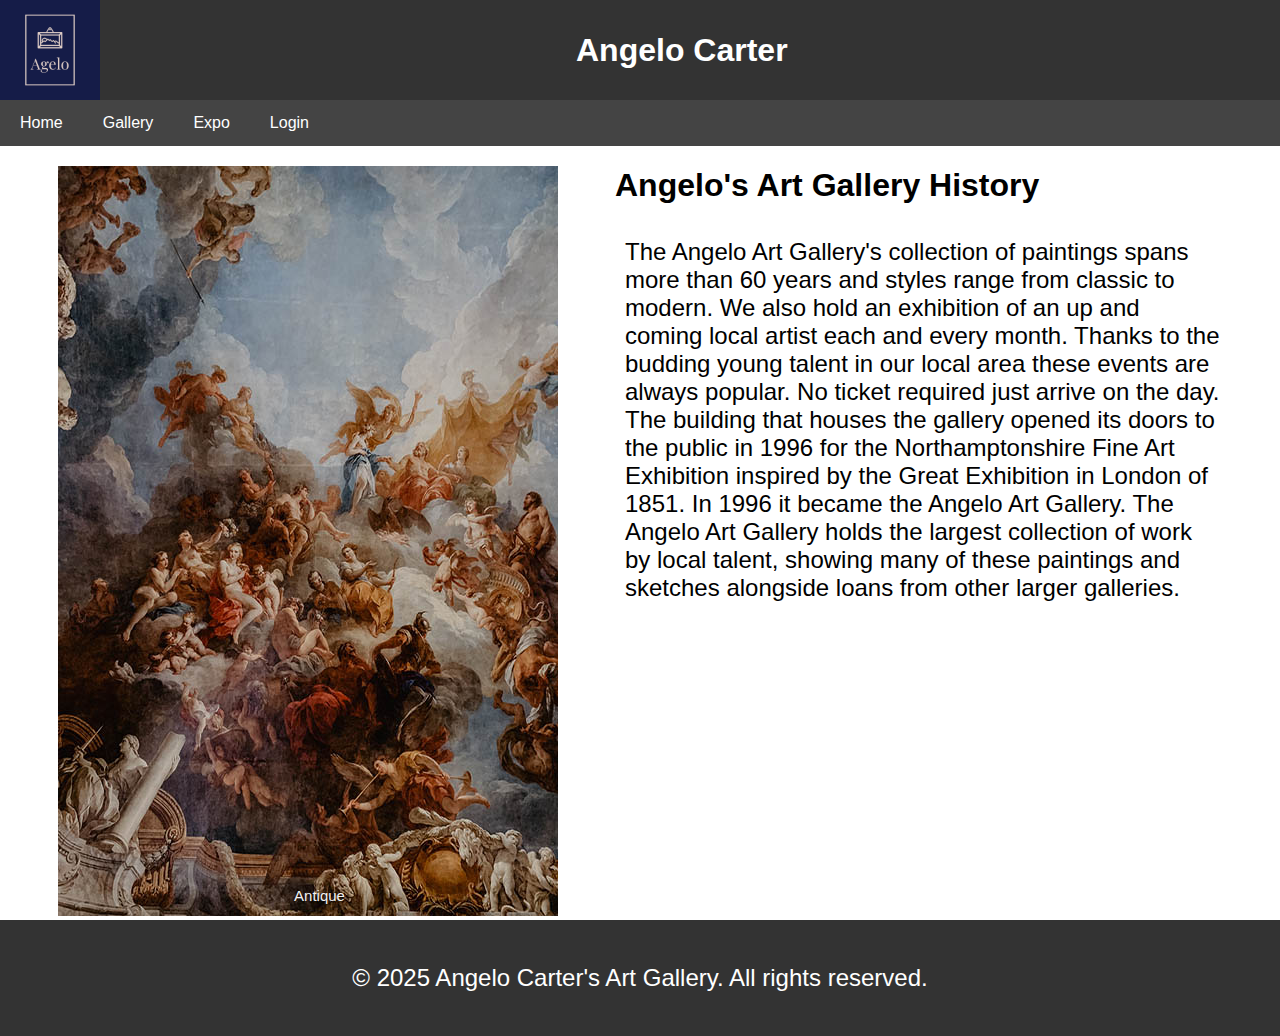
<file: index.html>
<!DOCTYPE html>
<html lang="en">

	<head>
		<meta charset="UTF-8">
		<meta name="viewport" content="width=device-width, initial-scale=1.0">
		<meta name="description"
			content="Angelo Carter's Art Gallery showcasing a collection of paintings spanning more than 60 years.">
		<title>Angelo Carter</title>
		<link rel="stylesheet" type="text/css" href="styles.css">
	</head>

	<body>
		<header>
			<img class="logo" src="angelo-logo.jpeg" alt="Angelo Carter Company Logo">
			<h1>Angelo Carter</h1>
		</header>
		<nav>
			<a href="index.html" aria-label="Home">Home</a>
			<a href="gallery.html" aria-label="Gallery">Gallery</a>
			<a href="expo.html" aria-label="Expo">Expo</a>
			<a href="login.html" aria-label="Login">Login</a>
		</nav>

		<div class="flex_container">
			<section class="flex_child">
				<div class="slideshow-container">
					<div class="mySlides fade">
						<img src="antique_web.jpg" alt="Antique Art" style="width:100%">
						<div class="text">Antique</div>
					</div>
					<div class="mySlides fade">
						<img src="flowers_web.jpg" alt="Flowers Art" style="width:100%">
						<div class="text">Flowers</div>
					</div>
					<div class="mySlides fade">
						<img src="trees_web.jpg" alt="Trees Art" style="width:100%">
						<div class="text">Trees</div>
					</div>
				</div>
			</section>
			<section class="welcome-text flex_child">
				<h1>Angelo's Art Gallery History</h1>
				<p>The Angelo Art Gallery's collection of paintings spans more than 60 years
					and styles range from classic to modern.
					We also hold an exhibition of an up and coming local artist each and every
					month.
					Thanks to the budding young talent in our local area these events are
					always popular.
					No ticket required just arrive on the day.
					The building that houses the gallery opened its doors to the public in 1996
					for the Northamptonshire Fine Art Exhibition inspired by the Great
					Exhibition in London of 1851.
					In 1996 it became the Angelo Art Gallery.
					The Angelo Art Gallery holds the largest collection of work by local
					talent, showing many of these paintings and sketches alongside loans from
					other larger galleries.</p>
			</section>
		</div>

		<footer>
			<p>&copy; 2025 Angelo Carter's Art Gallery. All rights reserved.</p>
		</footer>
		<script src="script.js"></script>
	</body>

</html>
</file>
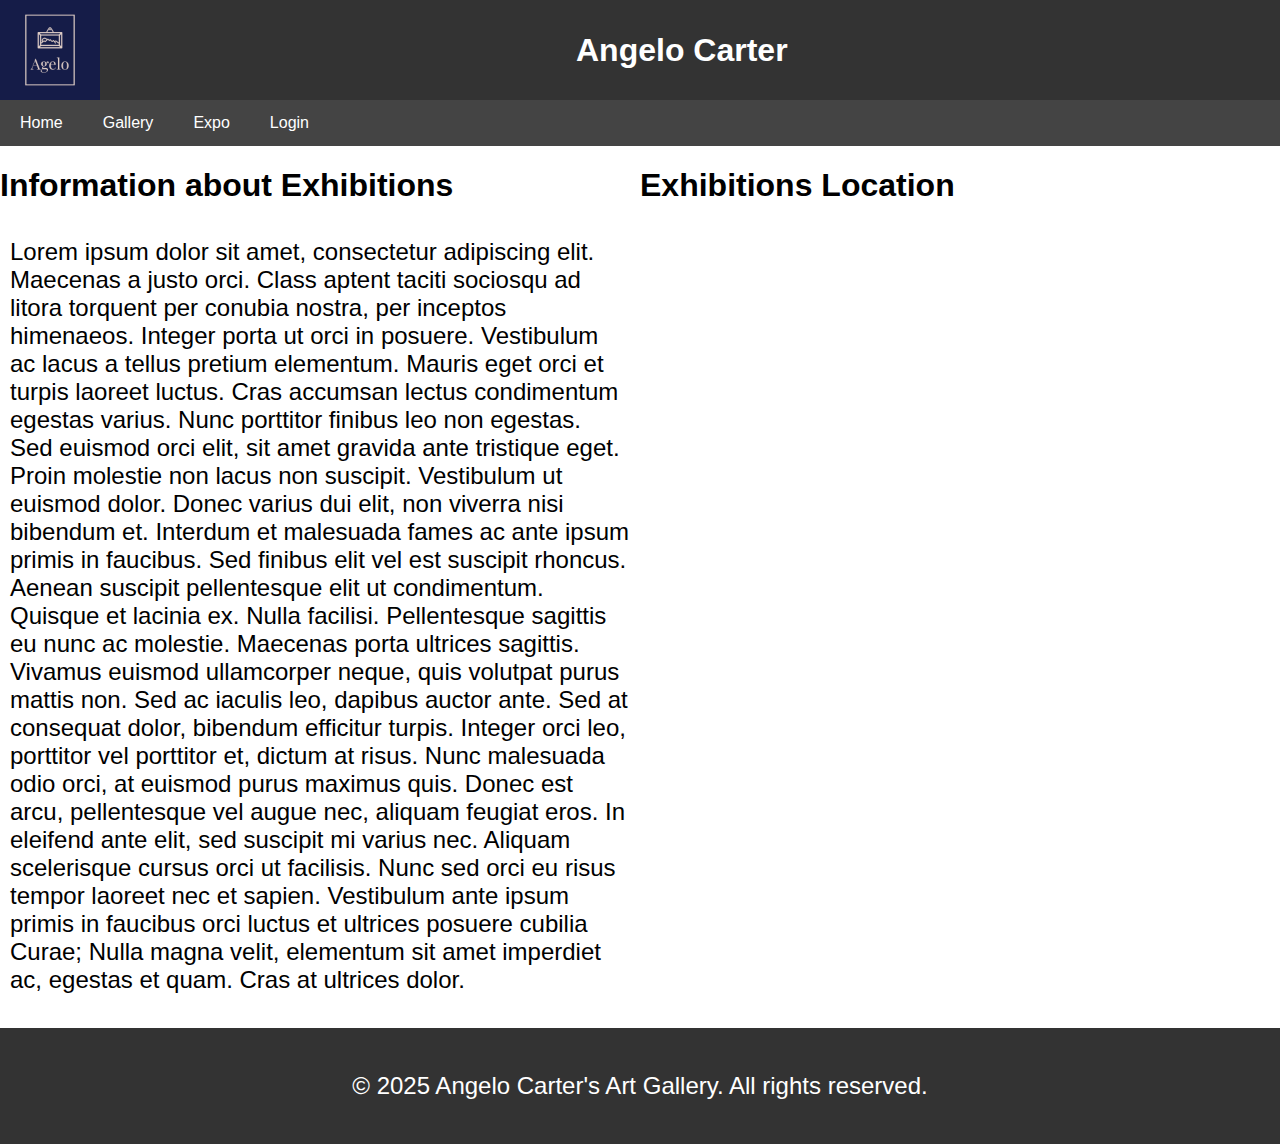
<file: expo.html>
<!DOCTYPE html>
<html lang="en">
	<head>
		<meta charset="UTF-8">
		<meta name="viewport" content="width=device-width, initial-scale=1.0">
		<meta name="description"
			content="Angelo Carter's Art Gallery showcasing a collection of paintings spanning more than 60 years.">
		<title>Angelo Carter</title>
		<link rel="stylesheet" type="text/css" href="styles.css">
	</head>
	<body>
		<header>
			<img class="logo" src="angelo-logo.jpeg" alt="Angelo Carter Company Logo">
			<h1>Angelo Carter</h1>
		</header>
		<nav>
			<a href="index.html" aria-label="Home">Home</a>
			<a href="gallery.html" aria-label="Gallery">Gallery</a>
			<a href="expo.html" aria-label="Expo">Expo</a>
			<a href="login.html" aria-label="Login">Login</a>
		</nav>
		<div class="flex_container">
			<div class="flex_child">
				<h1>Information about Exhibitions</h1>
				<p>
					Lorem ipsum dolor sit amet, consectetur adipiscing elit. Maecenas a justo
					orci.
					Class aptent taciti sociosqu ad litora torquent per conubia nostra,
					per inceptos himenaeos. Integer porta ut orci in posuere. Vestibulum
					ac lacus a tellus pretium elementum. Mauris eget orci et turpis laoreet
					luctus. Cras accumsan lectus condimentum egestas varius. Nunc porttitor
					finibus leo non egestas. Sed euismod orci elit, sit amet gravida ante
					tristique eget. Proin molestie non lacus non suscipit. Vestibulum ut
					euismod dolor. Donec varius dui elit, non viverra nisi bibendum et.
					Interdum et malesuada fames ac ante ipsum primis in faucibus.
					Sed finibus elit vel est suscipit rhoncus.
					Aenean suscipit pellentesque elit ut condimentum.
					Quisque et lacinia ex.
					Nulla facilisi. Pellentesque sagittis eu nunc ac molestie.
					Maecenas porta ultrices sagittis. Vivamus euismod ullamcorper
					neque, quis volutpat purus mattis non. Sed ac iaculis leo,
					dapibus auctor ante. Sed at consequat dolor, bibendum efficitur turpis.
					Integer orci leo, porttitor vel porttitor et, dictum at risus.
					Nunc malesuada odio orci, at euismod purus maximus quis.
					Donec est arcu, pellentesque vel augue nec, aliquam feugiat eros.
					In eleifend ante elit, sed suscipit mi varius nec.
					Aliquam scelerisque cursus orci ut facilisis.
					Nunc sed orci eu risus tempor laoreet nec et sapien.
					Vestibulum ante ipsum primis in faucibus orci luctus et ultrices
					posuere cubilia Curae; Nulla magna velit, elementum sit amet
					imperdiet ac, egestas et quam. Cras at ultrices dolor. </p>
			</div>
			<div class="flex_child">
				<h1>Exhibitions Location</h1>
				<iframe
					src="https://www.google.com/maps/embed?pb=!1m18!1m12!1m3!1d5811.068403442934!2d-0.8945942690644819!3d52.238782762225554!2m3!1f0!2f0!3f0!3m2!1i1024!2i768!4f13.1!3m3!1m2!1s0x48770edcfa80b741%3A0xfbc76464c37e5f17!2sGrosvenor%20Shopping%20centre%20Northampton!5e0!3m2!1sen!2suk!4v1707993744642!5m2!1sen!2suk"
					width="600" height="450" style="border:0;" allowfullscreen loading="lazy"
					referrerpolicy="no-referrer-when-downgrade"></iframe>
			</div>
		</div>
		<footer>
			<p>&copy; 2025 Angelo Carter's Art Gallery. All rights reserved.</p>
		</footer>
	</body>
</html>
</file>
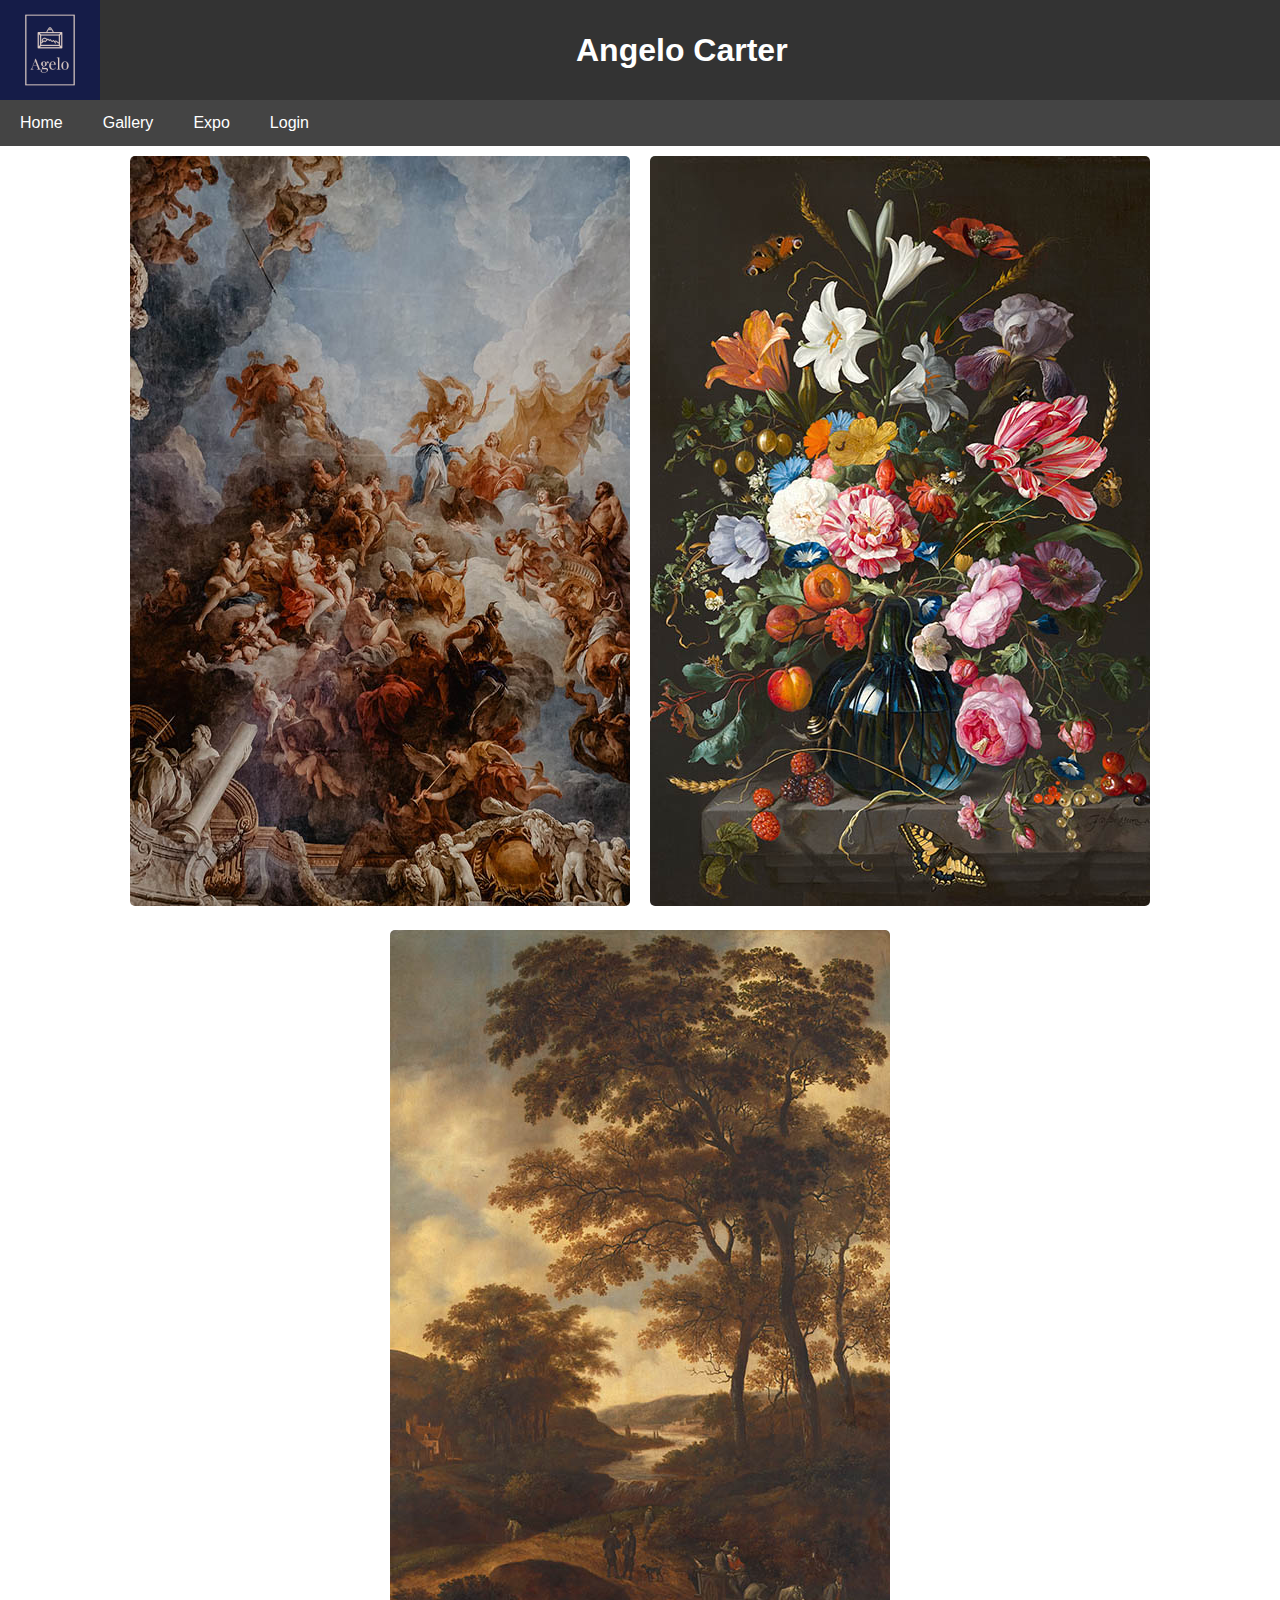
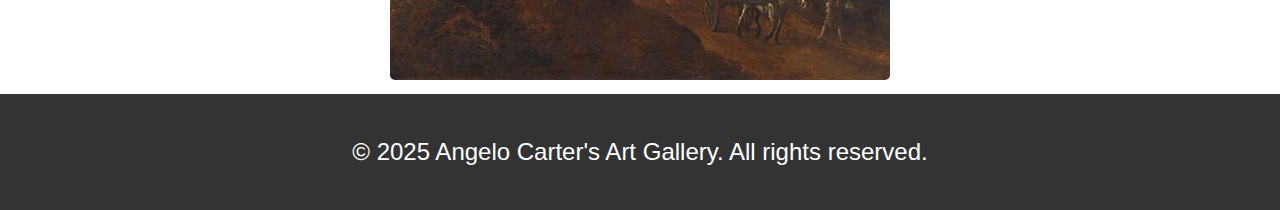
<file: gallery.html>
<!DOCTYPE html>
<html lang="en">

	<head>
		<meta charset="UTF-8">
		<meta name="viewport" content="width=device-width, initial-scale=1.0">
		<meta name="description"
			content="Angelo Carter's Art Gallery showcasing a collection of paintings spanning more than 60 years.">
		<title>Angelo Carter</title>
		<link rel="stylesheet" type="text/css" href="styles.css">
	</head>

	<body>
		<header>
			<img class="logo" src="angelo-logo.jpeg" alt="Angelo Carter Company Logo">
			<h1>Angelo Carter</h1>
		</header>
		<nav>
			<a href="index.html" aria-label="Home">Home</a>
			<a href="gallery.html" aria-label="Gallery">Gallery</a>
			<a href="expo.html" aria-label="Expo">Expo</a>
			<a href="login.html" aria-label="Login">Login</a>
		</nav>
		<div class="flex_container">
			<div class="picture">
				<img id="Img01" alt="Antique" src="antique_web.jpg" />
				<!-- The Modal -->
				<div id="Modal01" class="modal">
					<span class="close01">&times;</span>
					<img class="modal-content" id="img01">
					<div id="caption01"></div>
				</div>
			</div>
			<div class="picture">
				<img id="Img02" alt="Flowers" src="flowers_web.jpg" />
				<!-- The Modal -->
				<div id="Modal02" class="modal">
					<span class="close02">&times;</span>
					<img class="modal-content" id="img02">
					<div id="caption02"></div>
				</div>
			</div>
			<div class="picture">
				<img id="Img03" alt="Trees" src="trees_web.jpg" />
				<!-- The Modal -->
				<div id="Modal03" class="modal">
					<span class="close03">&times;</span>
					<img class="modal-content" id="img03">
					<div id="caption03"></div>
				</div>
			</div>
		</div>

		<script>// Get the modal
		var modal01 = document.getElementById("Modal01");
		var modal02 = document.getElementById("Modal02");
		var modal03 = document.getElementById("Modal03");
		
		// Get the image and insert it inside the modal - use its "alt" text as a caption
		var img01 = document.getElementById("Img01");
		var modalImg01 = document.getElementById("img01");
		var captionText01 = document.getElementById("caption01");
		img01.onclick = function(){
		  modal01.style.display = "block";
		  modalImg01.src = this.src;
		  captionText01.innerHTML = this.alt;
		}

		// Get the image and insert it inside the modal - use its "alt" text as a caption
		var img02 = document.getElementById("Img02");
		var modalImg02 = document.getElementById("img02");
		var captionText02 = document.getElementById("caption02");
		img02.onclick = function(){
		  modal02.style.display = "block";
		  modalImg02.src = this.src;
		  captionText02.innerHTML = this.alt;
		}

		// Get the image and insert it inside the modal - use its "alt" text as a caption
		var img03 = document.getElementById("Img03");
		var modalImg03 = document.getElementById("img03");
		var captionText03 = document.getElementById("caption03");
		img03.onclick = function(){
		  modal03.style.display = "block";
		  modalImg03.src = this.src;
		  captionText03.innerHTML = this.alt;
		}
		
		// Get the <span> element that closes the modal
		var span01 = document.getElementsByClassName("close01")[0];
		var span02 = document.getElementsByClassName("close02")[0];
		var span03 = document.getElementsByClassName("close03")[0];
		
		// When the user clicks on <span> (x), close the modal
		span01.onclick = function() { 
		  modal01.style.display = "none";

		}
		span02.onclick = function() { 
		  modal02.style.display = "none";

		}
		span03.onclick = function() { 
		  modal03.style.display = "none";

		}
		</script>
		<footer>
			<p>&copy; 2025 Angelo Carter's Art Gallery. All rights reserved.</p>
		</footer>
	</body>

</html>
</file>
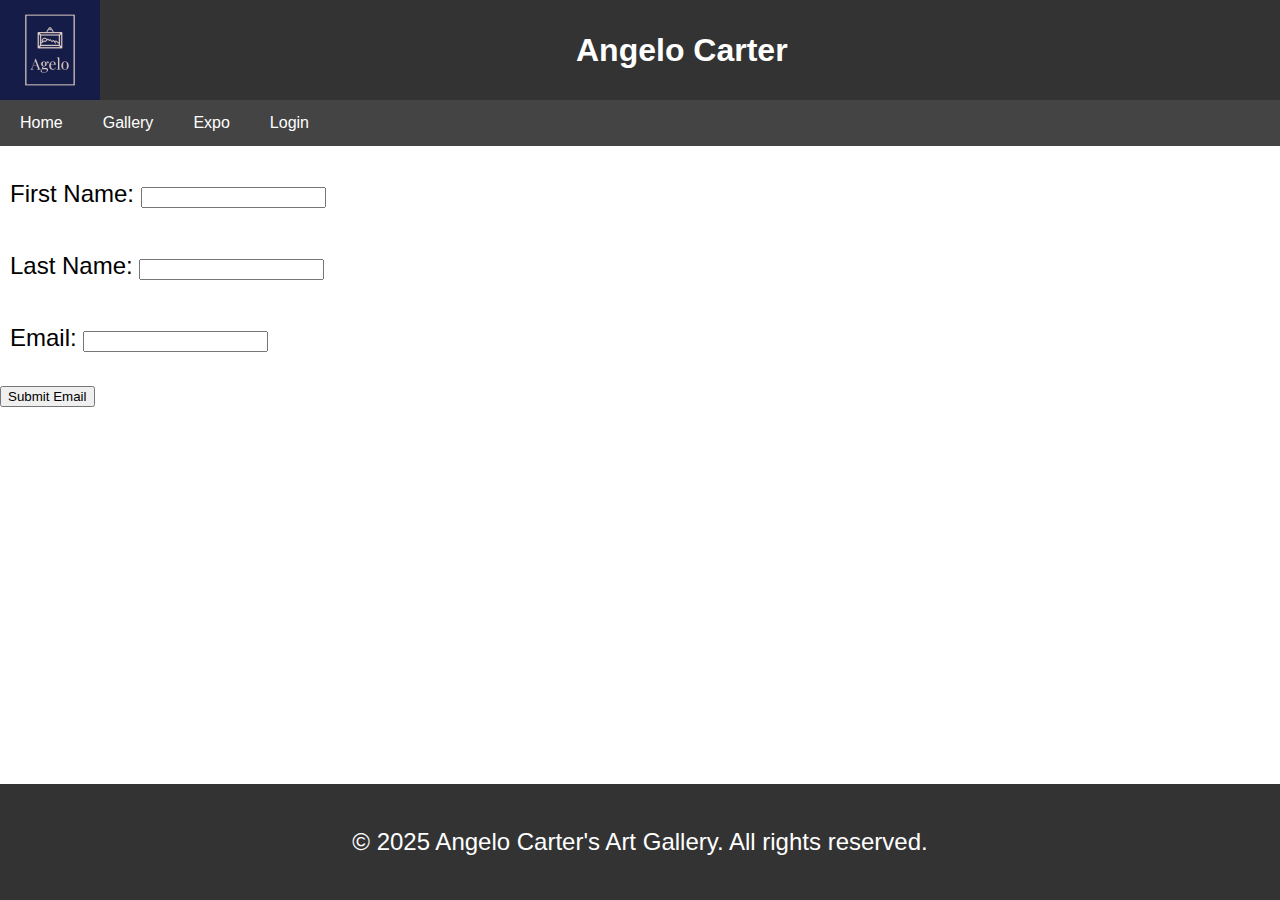
<file: login.html>
<!DOCTYPE html>
<html lang="en">
    <head>
        <meta charset="UTF-8">
        <meta name="viewport" content="width=device-width, initial-scale=1.0">
        <meta name="description"
            content="Angelo Carter's Art Gallery showcasing a collection of paintings spanning more than 60 years.">
        <title>Angelo Carter</title>
        <link rel="stylesheet" type="text/css" href="styles.css">
    </head>
    <body>
        <header>
            <img class="logo" src="angelo-logo.jpeg"
                alt="Angelo Carter Company Logo">
            <h1>Angelo Carter</h1>
        </header>
        <nav>
            <a href="index.html" aria-label="Home">Home</a>
            <a href="gallery.html" aria-label="Gallery">Gallery</a>
            <a href="expo.html" aria-label="Expo">Expo</a>
            <a href="login.html" aria-label="Login">Login</a>
        </nav>
        <main>
            <section>
                <form action='login.php' method='POST'>
                    <p>First Name: <input type='text' id="firstname" name='firstname' required /></p>
                    <p>Last Name: <input type='text' id="lastname" name='lastname' required /></p>
                    <p>Email: <input type='text' id="email" name='email' /></p>
                    <input type='submit' value='Submit Email' />
                </form>
            </section>
        </main>
        <footer>
            <p>&copy; 2025 Angelo Carter's Art Gallery. All rights reserved.</p>
        </footer>
    </body>
</html>
</file>
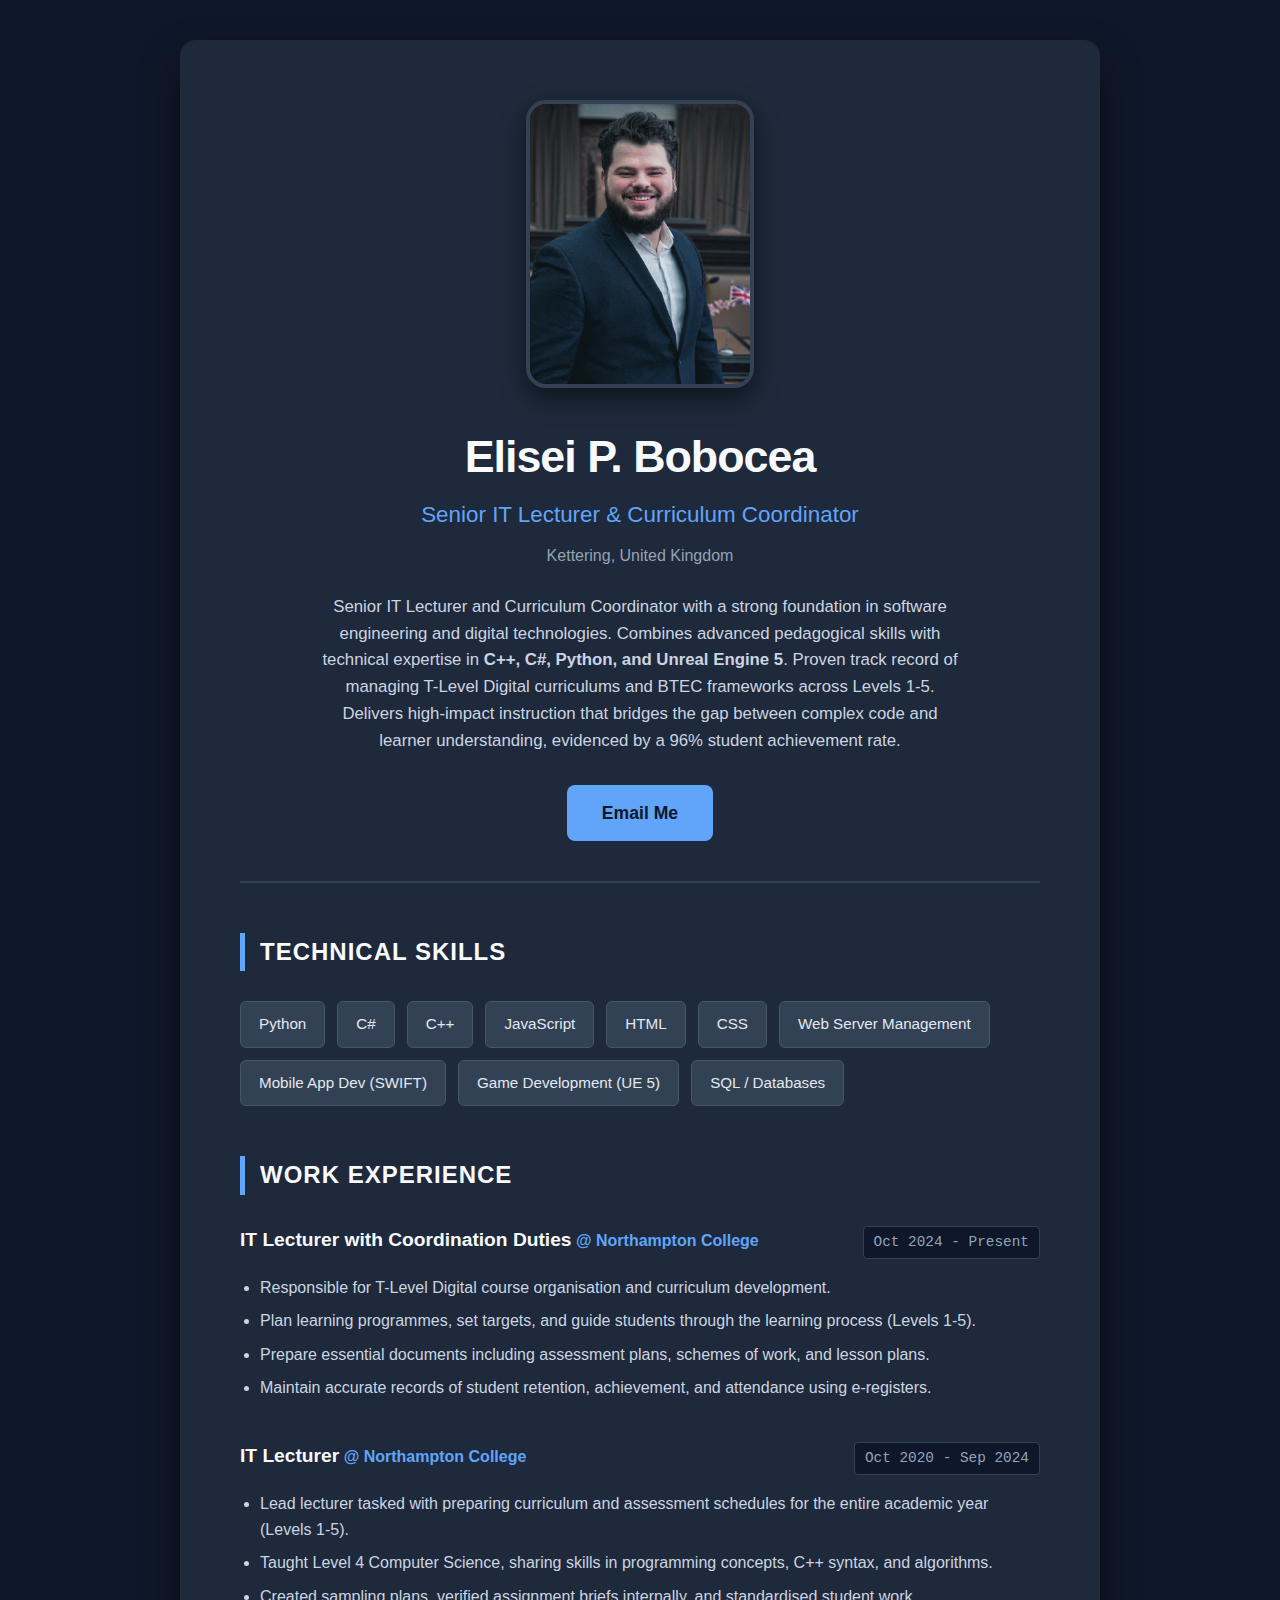
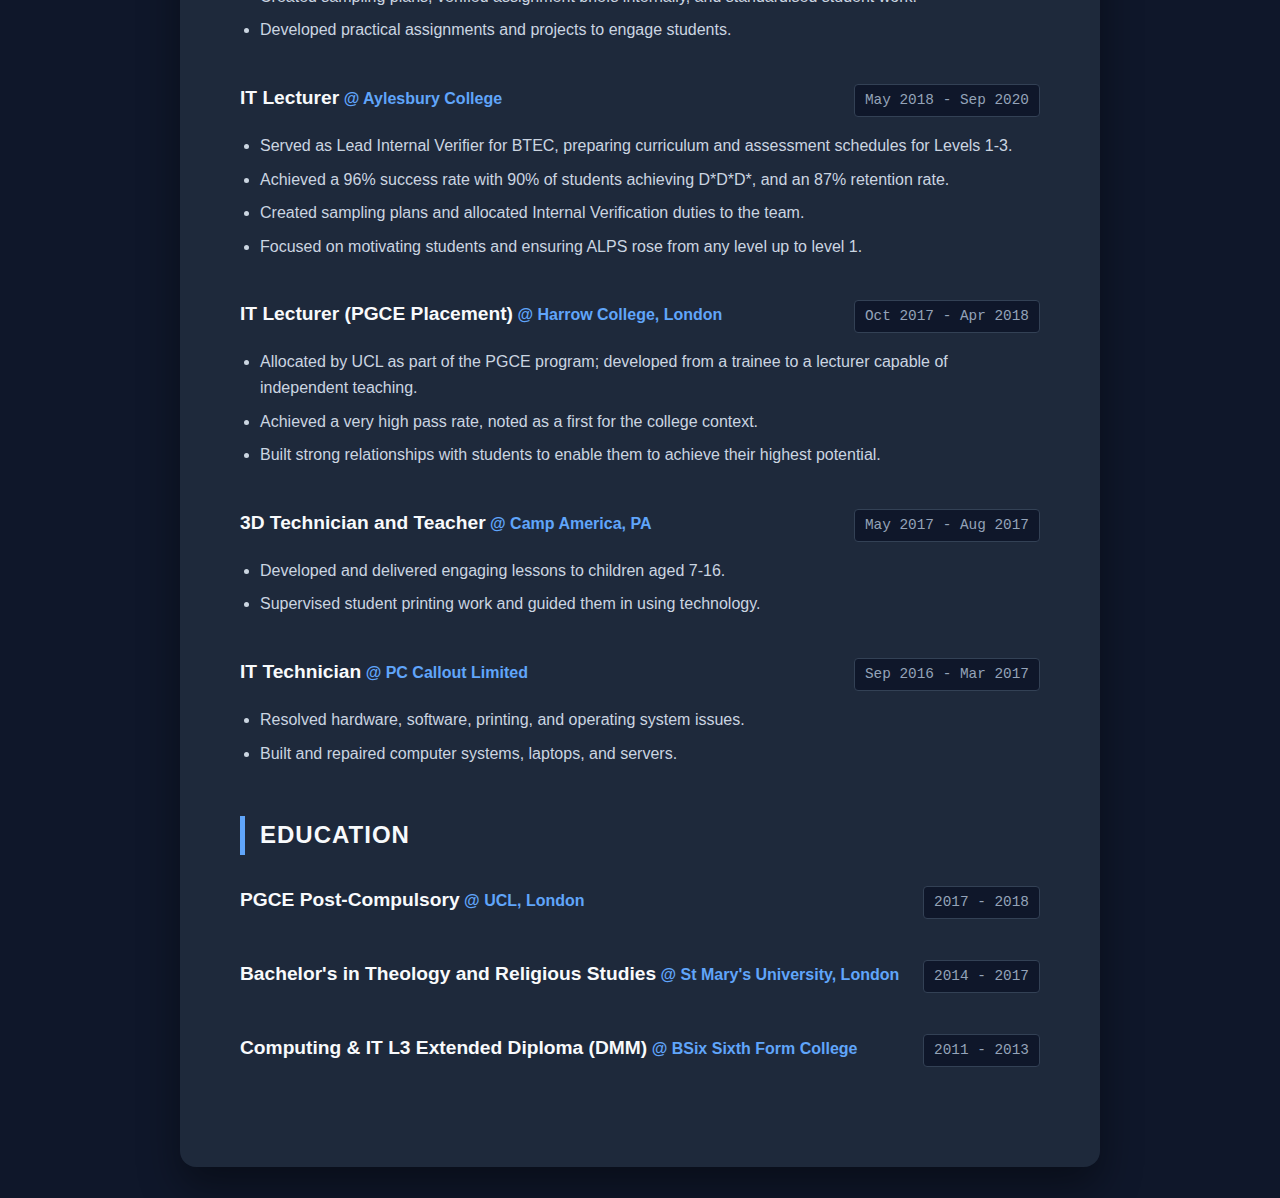
<file: main.html>
<!DOCTYPE html>
<html lang="en">
<head>
    <meta charset="UTF-8">
    <meta name="viewport" content="width=device-width, initial-scale=1.0">
    <title>Elisei Bobocea | CV</title>
    <style>
        /* --- THEME SETTINGS (DARK MODE) --- */
        :root {
            --primary-color: #60a5fa; /* Bright blue for contrast */
            --bg-body: #0f172a;       /* Deep slate background */
            --bg-card: #1e293b;       /* Lighter slate card */
            --text-main: #f8fafc;     /* White text */
            --text-secondary: #94a3b8; /* Grey text */
            --tag-bg: #334155;        /* Dark grey for skills */
            --tag-text: #e2e8f0;      /* Light text for skills */
            --container-width: 800px;
        }

        body {
            font-family: -apple-system, BlinkMacSystemFont, "Segoe UI", Roboto, Helvetica, Arial, sans-serif;
            background-color: var(--bg-body);
            color: var(--text-main);
            line-height: 1.6;
            margin: 0;
            padding: 40px 20px;
        }

        /* --- THE MAIN CARD --- */
        .cv-container {
            background-color: var(--bg-card);
            max-width: var(--container-width);
            margin: 0 auto;
            padding: 60px;
            border-radius: 16px;
            box-shadow: 0 20px 40px rgba(0,0,0,0.4);
        }

        /* --- HEADER SECTION --- */
        header {
            text-align: center;
            border-bottom: 2px solid #334155;
            padding-bottom: 40px;
            margin-bottom: 40px;
        }

        .profile-pic {
            /* UPDATED: Larger dimensions */
            width: 220px;
            height: 280px;
            border-radius: 20px; /* Rounded corners */
            object-fit: cover;
            border: 4px solid #334155;
            box-shadow: 0 10px 25px rgba(0,0,0,0.5);
            margin-bottom: 25px;
            background-color: #334155;
        }

        h1 {
            margin: 0;
            font-size: 2.8rem;
            color: var(--text-main);
            letter-spacing: -1px;
        }

        .job-title {
            font-size: 1.4rem;
            color: var(--primary-color);
            font-weight: 500;
            margin-top: 5px;
            margin-bottom: 10px;
        }
        
        .location {
            font-size: 1rem;
            color: var(--text-secondary);
            margin-bottom: 25px;
        }

        .summary {
            max-width: 650px;
            margin: 0 auto 30px auto;
            color: #cbd5e1;
            font-size: 1.05rem;
        }

        /* --- EMAIL BUTTON --- */
        .email-btn {
            display: inline-block;
            background-color: var(--primary-color);
            color: #0f172a;
            padding: 14px 35px;
            border-radius: 8px;
            text-decoration: none;
            font-weight: 700;
            font-size: 1.1rem;
            transition: transform 0.2s, background-color 0.2s;
        }

        .email-btn:hover {
            background-color: #93c5fd;
            transform: translateY(-2px);
        }

        /* --- SECTIONS --- */
        .section-title {
            font-size: 1.5rem;
            text-transform: uppercase;
            letter-spacing: 1px;
            color: var(--text-main);
            border-left: 5px solid var(--primary-color);
            padding-left: 15px;
            margin-top: 50px;
            margin-bottom: 30px;
        }

        /* --- WORK & EDUCATION ITEMS --- */
        .job-item, .edu-item {
            margin-bottom: 40px;
        }

        .job-header {
            display: flex;
            justify-content: space-between;
            align-items: baseline;
            flex-wrap: wrap;
            margin-bottom: 8px;
        }

        .job-role {
            font-size: 1.2rem;
            font-weight: 700;
            color: var(--text-main);
        }

        .job-company {
            font-weight: 600;
            color: var(--primary-color);
        }

        .job-date {
            font-family: monospace;
            color: var(--text-secondary);
            background: #0f172a;
            padding: 4px 10px;
            border-radius: 4px;
            font-size: 0.9rem;
            border: 1px solid #334155;
        }

        ul {
            padding-left: 20px;
            color: #cbd5e1;
        }

        li {
            margin-bottom: 8px;
        }

        /* --- SKILLS GRID --- */
        .skills-grid {
            display: flex;
            flex-wrap: wrap;
            gap: 12px;
        }

        .skill-tag {
            background-color: var(--tag-bg);
            color: var(--tag-text);
            padding: 10px 18px;
            border-radius: 6px;
            font-weight: 500;
            font-size: 0.95rem;
            border: 1px solid #475569;
            transition: border-color 0.2s, color 0.2s;
        }
        
        .skill-tag:hover {
            border-color: var(--primary-color);
            color: white;
        }

        /* --- MOBILE TWEAKS --- */
        @media (max-width: 600px) {
            .cv-container { padding: 30px 20px; }
            h1 { font-size: 2.2rem; }
            .profile-pic { width: 100%; max-width: 220px; height: auto; aspect-ratio: 3/4; }
            .job-header { flex-direction: column; gap: 5px; }
        }
    </style>
</head>
<body>

    <div class="cv-container">
        <header>
            <img src="elisei.png" alt="Elisei Bobocea" class="profile-pic">
            
            <h1>Elisei P. Bobocea</h1>
            <div class="job-title">Senior IT Lecturer & Curriculum Coordinator</div>
            <div class="location">Kettering, United Kingdom</div>
            
            <p class="summary">
                Senior IT Lecturer and Curriculum Coordinator with a strong foundation in software engineering and digital technologies. 
                Combines advanced pedagogical skills with technical expertise in <strong>C++, C#, Python, and Unreal Engine 5</strong>. 
                Proven track record of managing T-Level Digital curriculums and BTEC frameworks across Levels 1-5. 
                Delivers high-impact instruction that bridges the gap between complex code and learner understanding, 
                evidenced by a 96% student achievement rate.
            </p>

            <a href="mailto:elisei@elisei.co.uk" class="email-btn">Email Me</a>
        </header>

        <h2 class="section-title">Technical Skills</h2>
        <div class="skills-grid">
            <span class="skill-tag">Python</span>
            <span class="skill-tag">C#</span>
            <span class="skill-tag">C++</span>
            <span class="skill-tag">JavaScript</span>
            <span class="skill-tag">HTML</span>
            <span class="skill-tag">CSS</span>
            <span class="skill-tag">Web Server Management</span>
            <span class="skill-tag">Mobile App Dev (SWIFT)</span>
            <span class="skill-tag">Game Development (UE 5)</span>
            <span class="skill-tag">SQL / Databases</span>
        </div>

        <h2 class="section-title">Work Experience</h2>

        <div class="job-item">
            <div class="job-header">
                <div>
                    <span class="job-role">IT Lecturer with Coordination Duties</span>
                    <span class="job-company"> @ Northampton College</span>
                </div>
                <span class="job-date">Oct 2024 - Present</span>
            </div>
            <ul>
                <li>Responsible for T-Level Digital course organisation and curriculum development.</li>
                <li>Plan learning programmes, set targets, and guide students through the learning process (Levels 1-5).</li>
                <li>Prepare essential documents including assessment plans, schemes of work, and lesson plans.</li>
                <li>Maintain accurate records of student retention, achievement, and attendance using e-registers.</li>
            </ul>
        </div>

        <div class="job-item">
            <div class="job-header">
                <div>
                    <span class="job-role">IT Lecturer</span>
                    <span class="job-company"> @ Northampton College</span>
                </div>
                <span class="job-date">Oct 2020 - Sep 2024</span>
            </div>
            <ul>
                <li>Lead lecturer tasked with preparing curriculum and assessment schedules for the entire academic year (Levels 1-5).</li>
                <li>Taught Level 4 Computer Science, sharing skills in programming concepts, C++ syntax, and algorithms.</li>
                <li>Created sampling plans, verified assignment briefs internally, and standardised student work.</li>
                <li>Developed practical assignments and projects to engage students.</li>
            </ul>
        </div>

        <div class="job-item">
            <div class="job-header">
                <div>
                    <span class="job-role">IT Lecturer</span>
                    <span class="job-company"> @ Aylesbury College</span>
                </div>
                <span class="job-date">May 2018 - Sep 2020</span>
            </div>
            <ul>
                <li>Served as Lead Internal Verifier for BTEC, preparing curriculum and assessment schedules for Levels 1-3.</li>
                <li>Achieved a 96% success rate with 90% of students achieving D*D*D*, and an 87% retention rate.</li>
                <li>Created sampling plans and allocated Internal Verification duties to the team.</li>
                <li>Focused on motivating students and ensuring ALPS rose from any level up to level 1.</li>
            </ul>
        </div>

        <div class="job-item">
            <div class="job-header">
                <div>
                    <span class="job-role">IT Lecturer (PGCE Placement)</span>
                    <span class="job-company"> @ Harrow College, London</span>
                </div>
                <span class="job-date">Oct 2017 - Apr 2018</span>
            </div>
            <ul>
                <li>Allocated by UCL as part of the PGCE program; developed from a trainee to a lecturer capable of independent teaching.</li>
                <li>Achieved a very high pass rate, noted as a first for the college context.</li>
                <li>Built strong relationships with students to enable them to achieve their highest potential.</li>
            </ul>
        </div>

        <div class="job-item">
            <div class="job-header">
                <div>
                    <span class="job-role">3D Technician and Teacher</span>
                    <span class="job-company"> @ Camp America, PA</span>
                </div>
                <span class="job-date">May 2017 - Aug 2017</span>
            </div>
            <ul>
                <li>Developed and delivered engaging lessons to children aged 7-16.</li>
                <li>Supervised student printing work and guided them in using technology.</li>
            </ul>
        </div>

         <div class="job-item">
            <div class="job-header">
                <div>
                    <span class="job-role">IT Technician</span>
                    <span class="job-company"> @ PC Callout Limited</span>
                </div>
                <span class="job-date">Sep 2016 - Mar 2017</span>
            </div>
            <ul>
                <li>Resolved hardware, software, printing, and operating system issues.</li>
                <li>Built and repaired computer systems, laptops, and servers.</li>
            </ul>
        </div>

        <h2 class="section-title">Education</h2>

        <div class="edu-item">
            <div class="job-header">
                <div>
                    <span class="job-role">PGCE Post-Compulsory</span>
                    <span class="job-company"> @ UCL, London</span>
                </div>
                <span class="job-date">2017 - 2018</span>
            </div>
        </div>

        <div class="edu-item">
            <div class="job-header">
                <div>
                    <span class="job-role">Bachelor's in Theology and Religious Studies</span>
                    <span class="job-company"> @ St Mary's University, London</span>
                </div>
                <span class="job-date">2014 - 2017</span>
            </div>
        </div>

        <div class="edu-item">
            <div class="job-header">
                <div>
                    <span class="job-role">Computing & IT L3 Extended Diploma (DMM)</span>
                    <span class="job-company"> @ BSix Sixth Form College</span>
                </div>
                <span class="job-date">2011 - 2013</span>
            </div>
        </div>

    </div>

</body>
</html>
</file>
<file: styles.css>
body {
	font-family: Arial, Sans-Serif;
	margin: 0;
	padding: 0;
	display: flex;
    flex-direction: column;
    min-height: 100vh;
    margin: 0;
}

p {
	padding: 10px;
	font-size: 24px;

}
main {
    flex: 1;
}
footer {
    background-color: #333; /* Adjust to match your color scheme */
    color: #fff; /* Adjust to match your color scheme */
    text-align: center;
    padding: 10px 0;
    position: relative;
    bottom: 0;
    width: 100%;
}

header {
    background-color: #333;
    color: #fff;
    display: flex;
    align-items: center;
    justify-content: space-between;
    position: relative;
}

.logo {
	max-width: 100px;
}

header h1 {
    position: absolute;
    left: 45%;
    margin: 0;
}

nav {
	background-color: #444;
	overflow: hidden;
}

nav a {
	color: white;
	display: block;
	float: left;
	padding: 14px 20px;
	text-align: center;
	text-decoration: none;
}

nav a:hover{
	background-color: #555;
}

/* Slideshow container */
.slideshow-container {
	max-width: 500px;
	position: relative;
	margin: auto;
	padding-top: 20px;
  }
  
  /* Hide the images by default */
  .mySlides {
	display: none;
  }
  
  /* Caption text */
  .text {
	color: #f2f2f2;
	font-size: 15px;
	padding: 8px 12px;
	position: absolute;
	bottom: 8px;
	width: 100%;
	text-align: center;
  }
  
  /* Fading animation */
  .fade {
	animation-name: fade;
	animation-duration: 0.5s;
  }
  
  @keyframes fade {
	from {opacity: .4}
	to {opacity: 1}
  }

.flex_container{
    display: flex;
    flex-flow: row wrap;
	justify-content: center;
	flex: 1;
}

.flex_child{
    flex: 1;
}

.welcome-text{
	padding-right: 50px;
}

.picture{
	padding: 10px;
}

#Img01, #Img02, #Img03 {
	border-radius: 5px;
	cursor: pointer;
	transition: 0.3s;
  }
  
#Img01:hover, #Img02:hover, #Img03:hover {opacity: 0.7;}
  
  /* The Modal (background) */
  .modal {
	display: none; /* Hidden by default */
	position: fixed; /* Stay in place */
	z-index: 1; /* Sit on top */
	padding-top: 100px; /* Location of the box */
	left: 0;
	top: 0;
	width: 100%; /* Full width */
	height: 100%; /* Full height */
	overflow: auto; /* Enable scroll if needed */
	background-color: rgb(0,0,0); /* Fallback color */
	background-color: rgba(0,0,0,0.9); /* Black w/ opacity */
  }
  
  /* Modal Content (image) */
  .modal-content {
	margin: auto;
	display: block;
	width: 80%;
	max-width: 700px;
  }
  
  /* Caption of Modal Image */
  #caption01, #caption02, #caption03 {
	margin: auto;
	display: block;
	width: 80%;
	max-width: 700px;
	text-align: center;
	color: #ccc;
	padding: 10px 0;
	height: 150px;
  }
  
  /* Add Animation */
  .modal-content, #caption01, #caption02, #caption03 {  
	-webkit-animation-name: zoom;
	-webkit-animation-duration: 0.6s;
	animation-name: zoom;
	animation-duration: 0.6s;
  }
  
  @-webkit-keyframes zoom {
	from {-webkit-transform:scale(0)} 
	to {-webkit-transform:scale(1)}
  }
  
  @keyframes zoom {
	from {transform:scale(0)} 
	to {transform:scale(1)}
  }
  
  /* The Close Button */
  .close01, .close02, .close03 {
	position: absolute;
	top: 15px;
	right: 35px;
	color: #f1f1f1;
	font-size: 40px;
	font-weight: bold;
	transition: 0.3s;
  }
  
  .close01:hover,
  .close01:focus,
  .close02:hover,
  .close02:focus,
  .close03:hover,
  .close03:focus {
	color: #bbb;
	text-decoration: none;
	cursor: pointer;
  }
  
  /* 100% Image Width on Smaller Screens */
  @media only screen and (max-width: 600px){
    .modal-content {
        padding: 10px; /* Add padding to the modal content */
        margin: 0 auto; /* Center the modal content */
        max-width: calc(100% - 20px); /* Ensure the modal content does not exceed the screen width */
    }
    nav {
        float: none;
        display: flex;
        flex-direction: column;
        align-items: center;
    }
    nav a {
        float: none;
        width: 100%;
        text-align: center;
		font-size: 1.3em;
        padding: 10px 0;
    }

	.flex_container {
        flex-direction: column;
		margin: 10px;
    }
    .welcome-text {
        padding-right: 0;
		font-size: 1em;
    }
	.picture {
        width: 100%;
        padding: 10px 0;
        box-sizing: border-box;
    }
    .picture img {
        width: 100%;
        height: auto;
    }

	.flex_child {
        width: 100%; /* Ensure the flex child takes full width */
        box-sizing: border-box; /* Include padding and border in the element's total width and height */
    }
	.flex_child p {
        font-size: 1em;
    }
    iframe {
        width: 100%; /* Make the iframe responsive */
        height: auto; /* Adjust the height automatically */
    }
  }

  /* Increase navigation text size for screens between 900px and 1400px */
@media only screen and (min-width: 600px) and (max-width: 1200px) {
    nav a {
        font-size: 2em; /* Adjust the font size as needed */
    }

    .flex_child {
        width: 100%;
        box-sizing: border-box;
        padding: 10px;
    }

	.flex_child p {
        font-size: 1.3em;
    }
    iframe {
        width: 100%;
        height: auto;
    }

	.welcome-text {
        margin-left: 10px; /* Adjust the margin as needed */
		font-size: 1.3em;
    }

}
</file>
